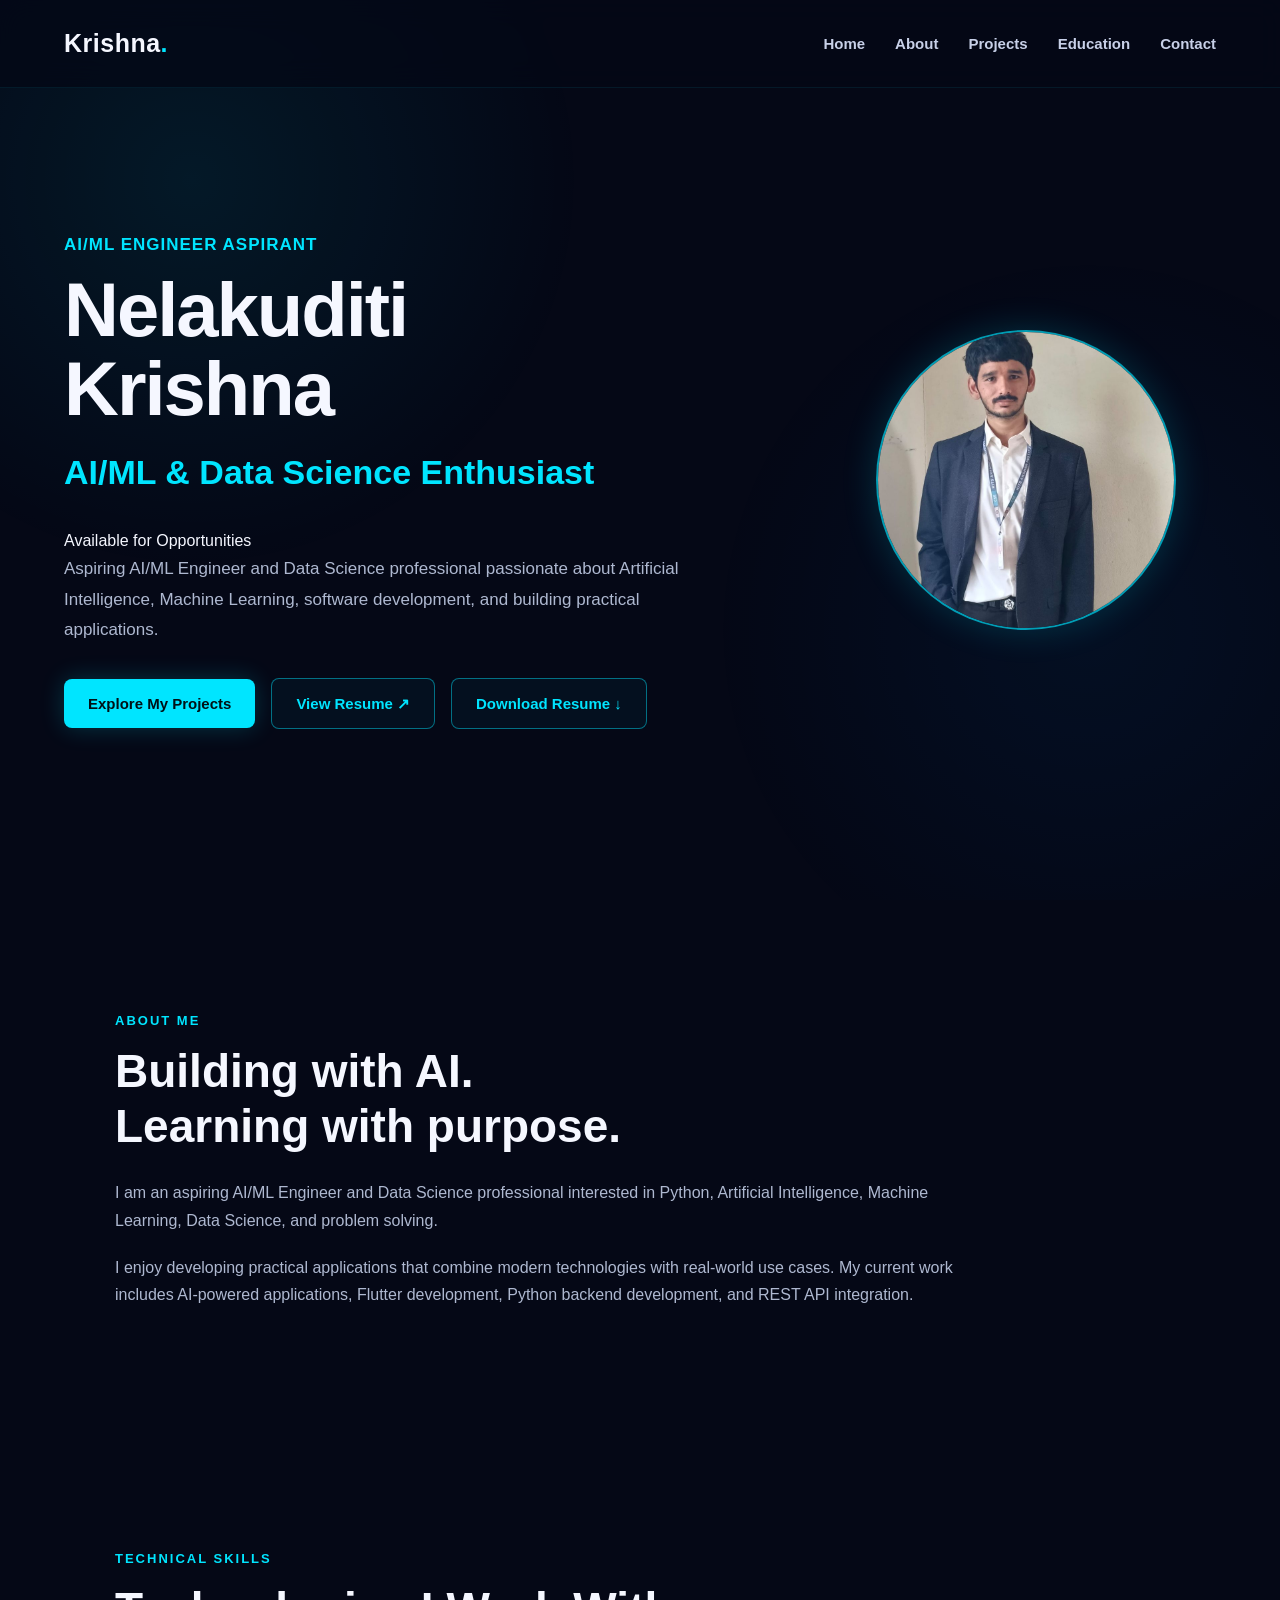
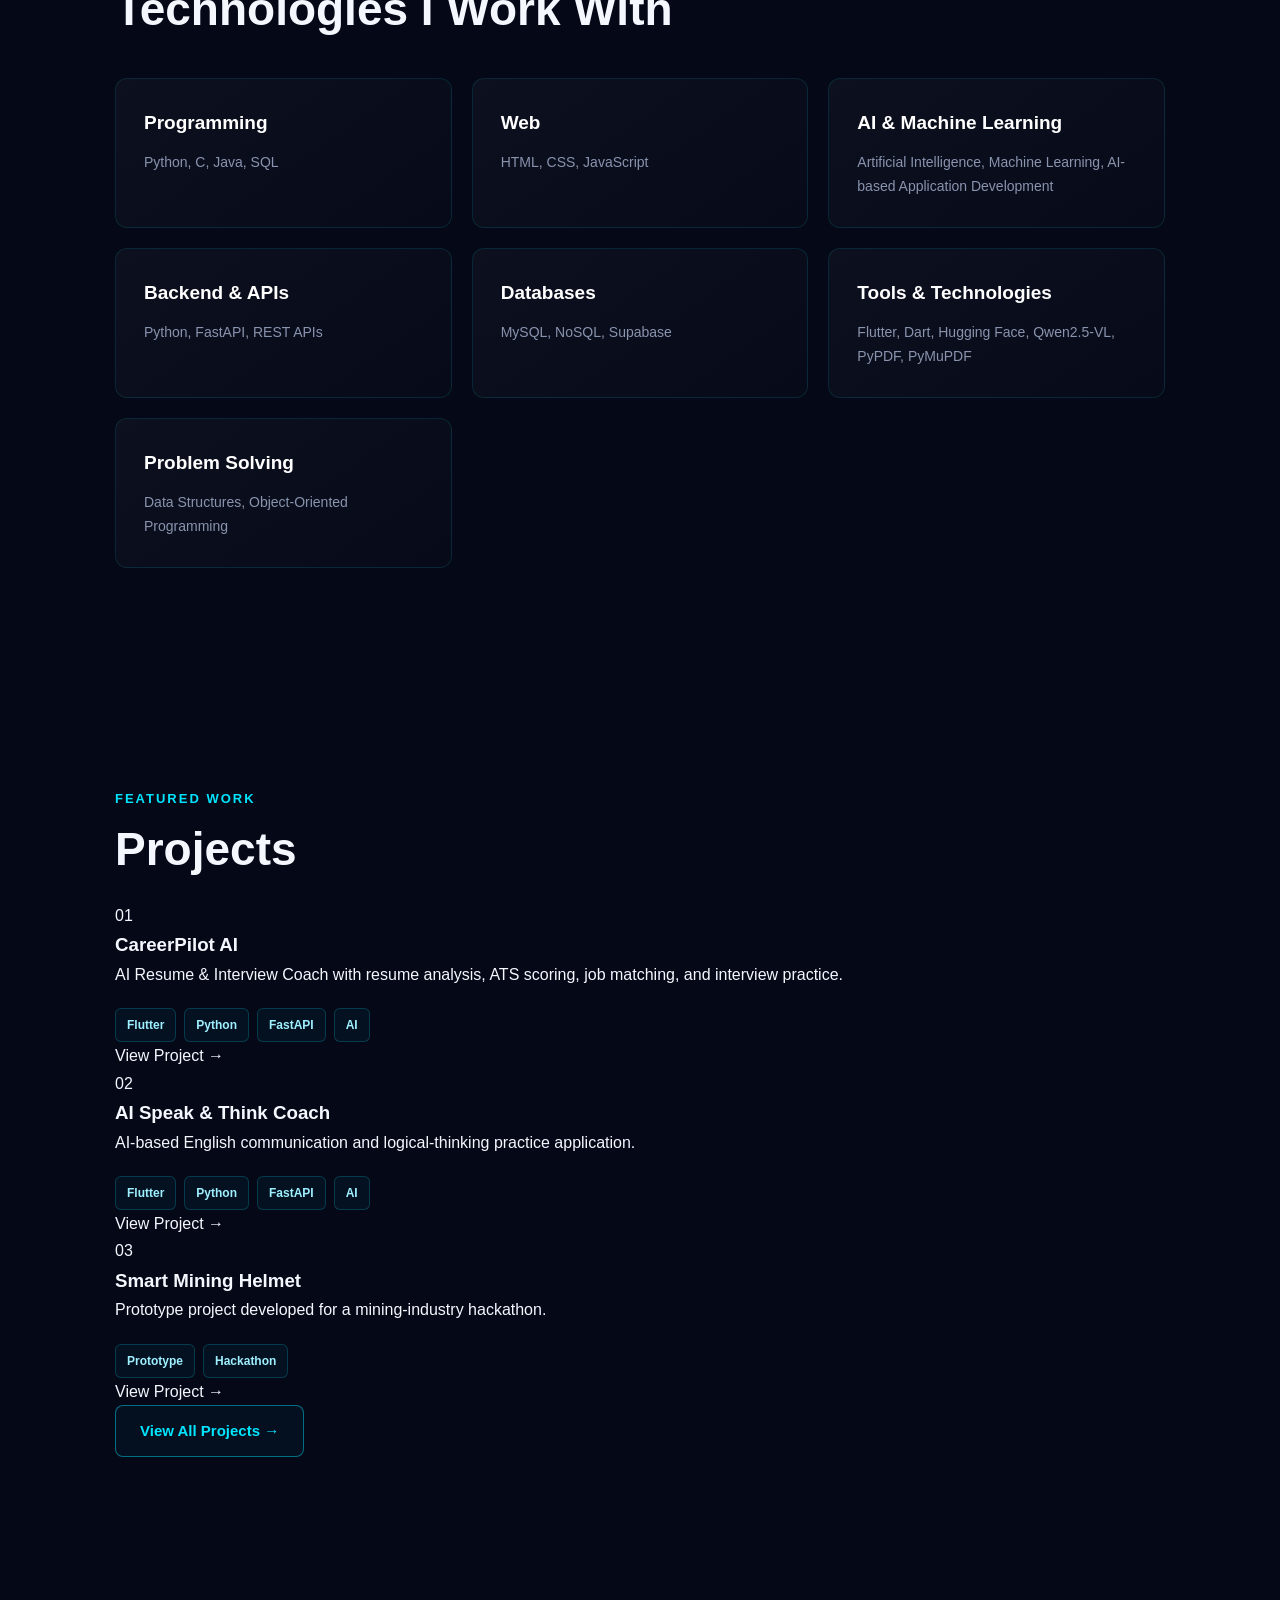
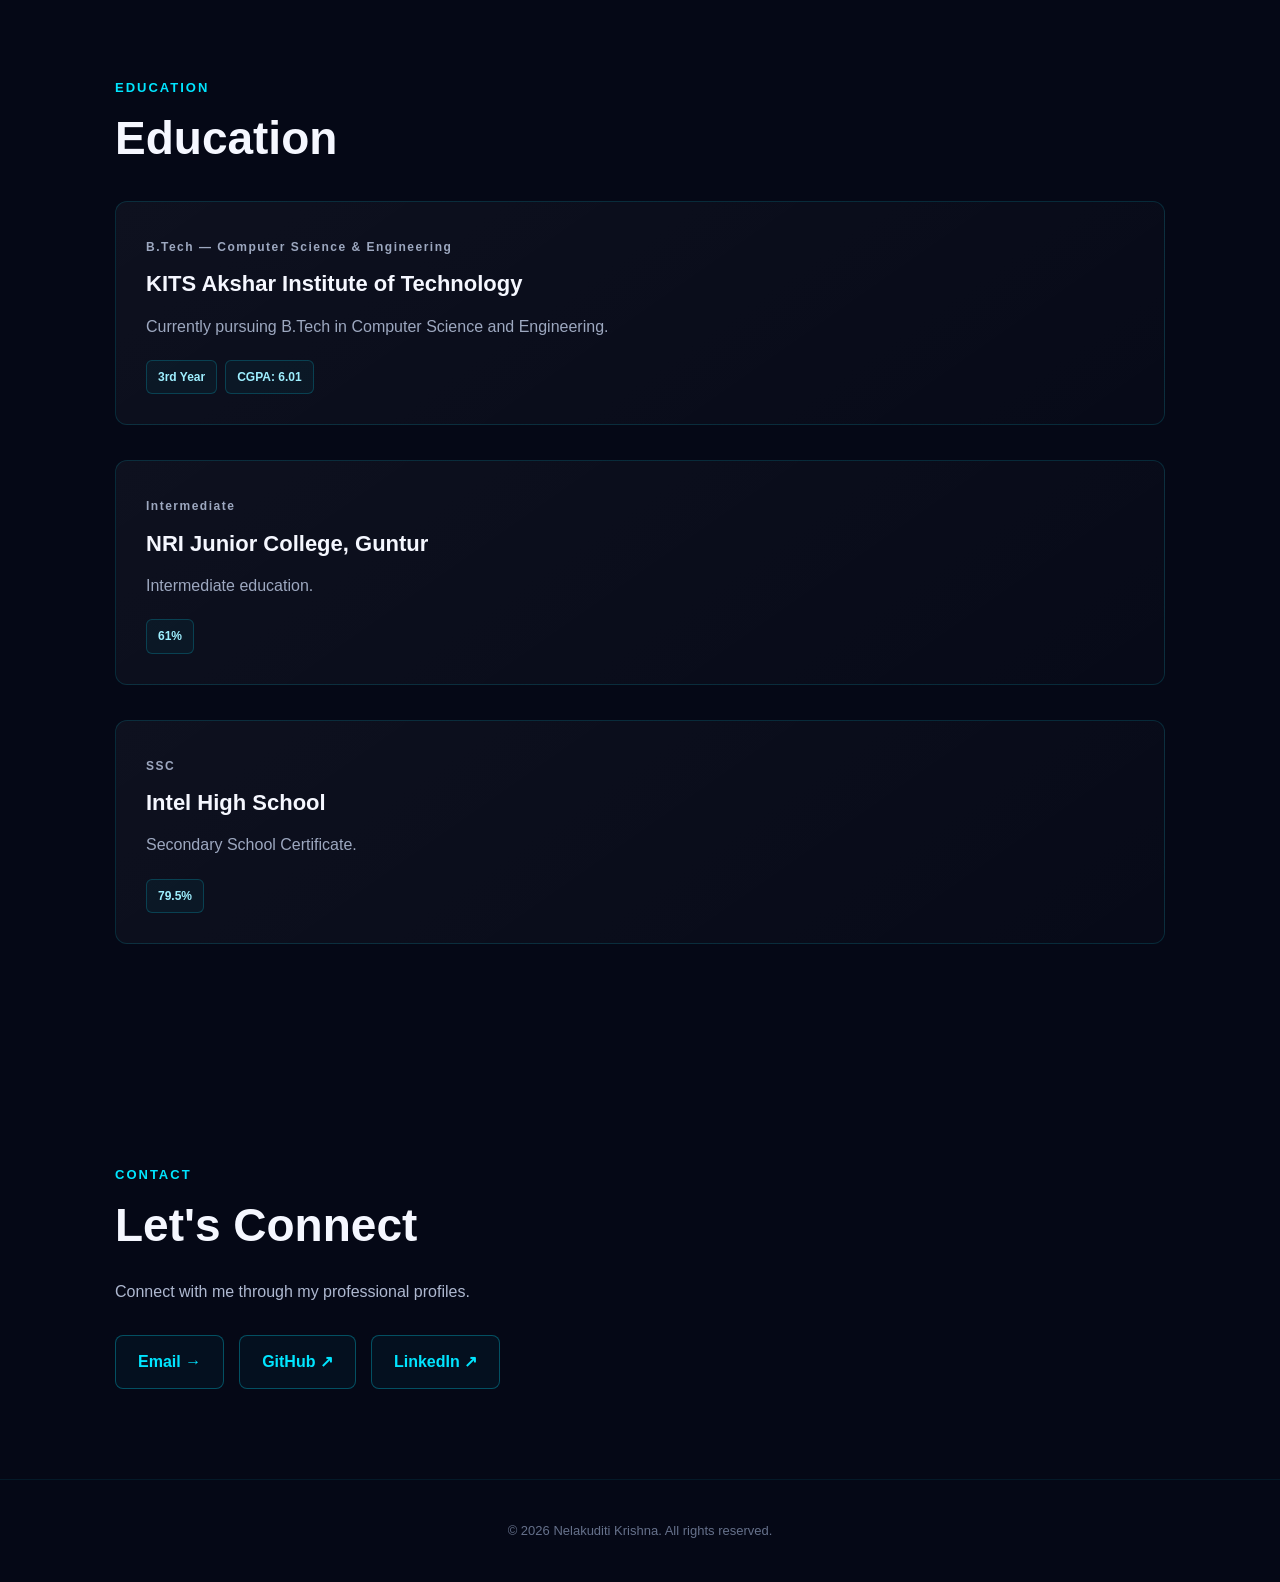
<file: KrishnaPortfolio/index.html>
<!DOCTYPE html>
<html lang="en">

<head>

    <meta charset="UTF-8">

    <meta
        name="viewport"
        content="width=device-width, initial-scale=1.0"
    >

    <title>
        Nelakuditi Krishna | AI/ML Engineer Aspirant
    </title>

    <link
        rel="stylesheet"
        href="style.css"
    >

</head>


<body>


<!-- =========================
     NAVBAR
========================= -->

<header class="navbar">

    <div class="nav-container">

        <a
            href="index.html"
            class="logo"
        >
            Krishna<span>.</span>
        </a>


        <nav>

            <a href="#home">
                Home
            </a>

            <a href="#about">
                About
            </a>

            <a href="projects.html">
                Projects
            </a>

            <a href="#education">
                Education
            </a>

            <a href="#contact">
                Contact
            </a>

        </nav>

    </div>

</header>



<!-- =========================
     HERO
========================= -->

<section
    class="hero"
    id="home"
>

    <div class="hero-content">


        <!-- LEFT SIDE -->

        <div class="hero-main">


            <p class="hero-small-text">
                AI/ML ENGINEER ASPIRANT
            </p>


            <h1>

                Nelakuditi<br>

                <span>
                    Krishna
                </span>

            </h1>


            <h2>
                AI/ML & Data Science Enthusiast
            </h2>


            <!-- AVAILABILITY STATUS -->

            <div class="availability-status">

                <span class="status-dot"></span>

                Available for Opportunities

            </div>


            <p class="hero-description">

                Aspiring AI/ML Engineer and Data Science professional
                passionate about Artificial Intelligence, Machine Learning,
                software development, and building practical applications.

            </p>



            <!-- BUTTONS -->

            <div class="hero-buttons">


                <a
                    href="projects.html"
                    class="btn primary-btn"
                >
                    Explore My Projects
                </a>


                <a
                    href="Krishna_Resume.pdf"
                    class="btn secondary-btn"
                    target="_blank"
                    rel="noopener noreferrer"
                >
                    View Resume ↗
                </a>


                <a
                    href="Krishna_Resume.pdf"
                    class="btn secondary-btn"
                    download="Krishna_Resume.pdf"
                >
                    Download Resume ↓
                </a>


            </div>


        </div>



        <!-- RIGHT SIDE PROFILE -->

        <div class="profile-container">


            <div
                class="profile-circle"
                id="profileCircle"
            >


                <img
                    id="profileImage"
                    src="images/profile.jpg"
                    alt="Krishna Profile Photo"
                >


            </div>


        </div>


    </div>

</section>



<!-- =========================
     ABOUT
========================= -->

<section
    class="section"
    id="about"
>

    <div class="section-container">


        <p class="section-label">
            ABOUT ME
        </p>


        <h2 class="section-title">

            Building with AI.<br>

            Learning with purpose.

        </h2>


        <p class="section-text">

            I am an aspiring AI/ML Engineer and Data Science
            professional interested in Python, Artificial Intelligence,
            Machine Learning, Data Science, and problem solving.

        </p>


        <p class="section-text">

            I enjoy developing practical applications that combine
            modern technologies with real-world use cases. My current
            work includes AI-powered applications, Flutter development,
            Python backend development, and REST API integration.

        </p>


    </div>

</section>



<!-- =========================
     TECHNICAL SKILLS
========================= -->

<section class="section">

    <div class="section-container">


        <p class="section-label">
            TECHNICAL SKILLS
        </p>


        <h2 class="section-title">
            Technologies I Work With
        </h2>



        <div class="skills-grid">


            <!-- PROGRAMMING -->

            <div class="skill-card">

                <h3>
                    Programming
                </h3>

                <p>
                    Python, C, Java, SQL
                </p>

            </div>



            <!-- WEB -->

            <div class="skill-card">

                <h3>
                    Web
                </h3>

                <p>
                    HTML, CSS, JavaScript
                </p>

            </div>



            <!-- AI -->

            <div class="skill-card">

                <h3>
                    AI & Machine Learning
                </h3>

                <p>
                    Artificial Intelligence,
                    Machine Learning,
                    AI-based Application Development
                </p>

            </div>



            <!-- BACKEND -->

            <div class="skill-card">

                <h3>
                    Backend & APIs
                </h3>

                <p>
                    Python, FastAPI, REST APIs
                </p>

            </div>



            <!-- DATABASE -->

            <div class="skill-card">

                <h3>
                    Databases
                </h3>

                <p>
                    MySQL, NoSQL, Supabase
                </p>

            </div>



            <!-- TOOLS -->

            <div class="skill-card">

                <h3>
                    Tools & Technologies
                </h3>

                <p>
                    Flutter, Dart, Hugging Face,
                    Qwen2.5-VL, PyPDF, PyMuPDF
                </p>

            </div>



            <!-- PROBLEM SOLVING -->

            <div class="skill-card">

                <h3>
                    Problem Solving
                </h3>

                <p>
                    Data Structures,
                    Object-Oriented Programming
                </p>

            </div>


        </div>


    </div>

</section>



<!-- =========================
     FEATURED PROJECTS
========================= -->

<section class="section">

    <div class="section-container">


        <p class="section-label">
            FEATURED WORK
        </p>


        <h2 class="section-title">
            Projects
        </h2>



        <div class="projects-grid">


            <!-- PROJECT 01 -->

            <article class="project-card">


                <span class="project-number">
                    01
                </span>


                <h3>
                    CareerPilot AI
                </h3>


                <p>

                    AI Resume & Interview Coach with
                    resume analysis, ATS scoring,
                    job matching, and interview practice.

                </p>


                <div class="project-tags">

                    <span>
                        Flutter
                    </span>

                    <span>
                        Python
                    </span>

                    <span>
                        FastAPI
                    </span>

                    <span>
                        AI
                    </span>

                </div>


                <a
                    href="projects.html"
                    class="project-link"
                >
                    View Project →
                </a>


            </article>



            <!-- PROJECT 02 -->

            <article class="project-card">


                <span class="project-number">
                    02
                </span>


                <h3>
                    AI Speak & Think Coach
                </h3>


                <p>

                    AI-based English communication
                    and logical-thinking practice
                    application.

                </p>


                <div class="project-tags">

                    <span>
                        Flutter
                    </span>

                    <span>
                        Python
                    </span>

                    <span>
                        FastAPI
                    </span>

                    <span>
                        AI
                    </span>

                </div>


                <a
                    href="projects.html"
                    class="project-link"
                >
                    View Project →
                </a>


            </article>



            <!-- PROJECT 03 -->

            <article class="project-card">


                <span class="project-number">
                    03
                </span>


                <h3>
                    Smart Mining Helmet
                </h3>


                <p>

                    Prototype project developed
                    for a mining-industry hackathon.

                </p>


                <div class="project-tags">

                    <span>
                        Prototype
                    </span>

                    <span>
                        Hackathon
                    </span>

                </div>


                <a
                    href="projects.html"
                    class="project-link"
                >
                    View Project →
                </a>


            </article>


        </div>



        <!-- VIEW ALL -->

        <div class="hero-buttons">

            <a
                href="projects.html"
                class="btn secondary-btn"
            >
                View All Projects →
            </a>

        </div>


    </div>

</section>



<!-- =========================
     EDUCATION
========================= -->

<section
    class="section"
    id="education"
>

    <div class="section-container">


        <p class="section-label">
            EDUCATION
        </p>


        <h2 class="section-title">
            Education
        </h2>



        <!-- BTECH -->

        <div class="education-card">


            <p class="project-category">
                B.Tech — Computer Science & Engineering
            </p>


            <h3>
                KITS Akshar Institute of Technology
            </h3>


            <p>

                Currently pursuing B.Tech in
                Computer Science and Engineering.

            </p>


            <div class="project-tags">

                <span>
                    3rd Year
                </span>

                <span>
                    CGPA: 6.01
                </span>

            </div>


        </div>



        <!-- INTERMEDIATE -->

        <div class="education-card">


            <p class="project-category">
                Intermediate
            </p>


            <h3>
                NRI Junior College, Guntur
            </h3>


            <p>
                Intermediate education.
            </p>


            <div class="project-tags">

                <span>
                    61%
                </span>

            </div>


        </div>



        <!-- SSC -->

        <div class="education-card">


            <p class="project-category">
                SSC
            </p>


            <h3>
                Intel High School
            </h3>


            <p>
                Secondary School Certificate.
            </p>


            <div class="project-tags">

                <span>
                    79.5%
                </span>

            </div>


        </div>


    </div>

</section>



<!-- =========================
     CONTACT
========================= -->

<section
    class="section contact-section"
    id="contact"
>

    <div class="section-container">


        <p class="section-label">
            CONTACT
        </p>


        <h2 class="section-title">
            Let's Connect
        </h2>


        <p class="section-text">

            Connect with me through
            my professional profiles.

        </p>



        <div class="contact-links">


            <!-- EMAIL -->

            <a
                href="mailto:238B1a05a3@gmail.com"
                class="contact-link"
            >

                <span>
                    Email
                </span>

                <span>
                    →
                </span>

            </a>



            <!-- GITHUB -->

            <a
                href="https://github.com/krishnaNelakuditi"
                target="_blank"
                rel="noopener noreferrer"
                class="contact-link"
            >

                <span>
                    GitHub
                </span>

                <span>
                    ↗
                </span>

            </a>



            <!-- LINKEDIN -->

            <a
                href="https://www.linkedin.com/in/krishna-nelakuditi-017b13437/"
                target="_blank"
                rel="noopener noreferrer"
                class="contact-link"
            >

                <span>
                    LinkedIn
                </span>

                <span>
                    ↗
                </span>

            </a>


        </div>


    </div>

</section>



<!-- =========================
     FOOTER
========================= -->

<footer>

    <p>
        © 2026 Nelakuditi Krishna. All rights reserved.
    </p>

</footer>



<!-- =========================
     JAVASCRIPT
========================= -->

<script src="script.js"></script>


</body>

</html>
</file>
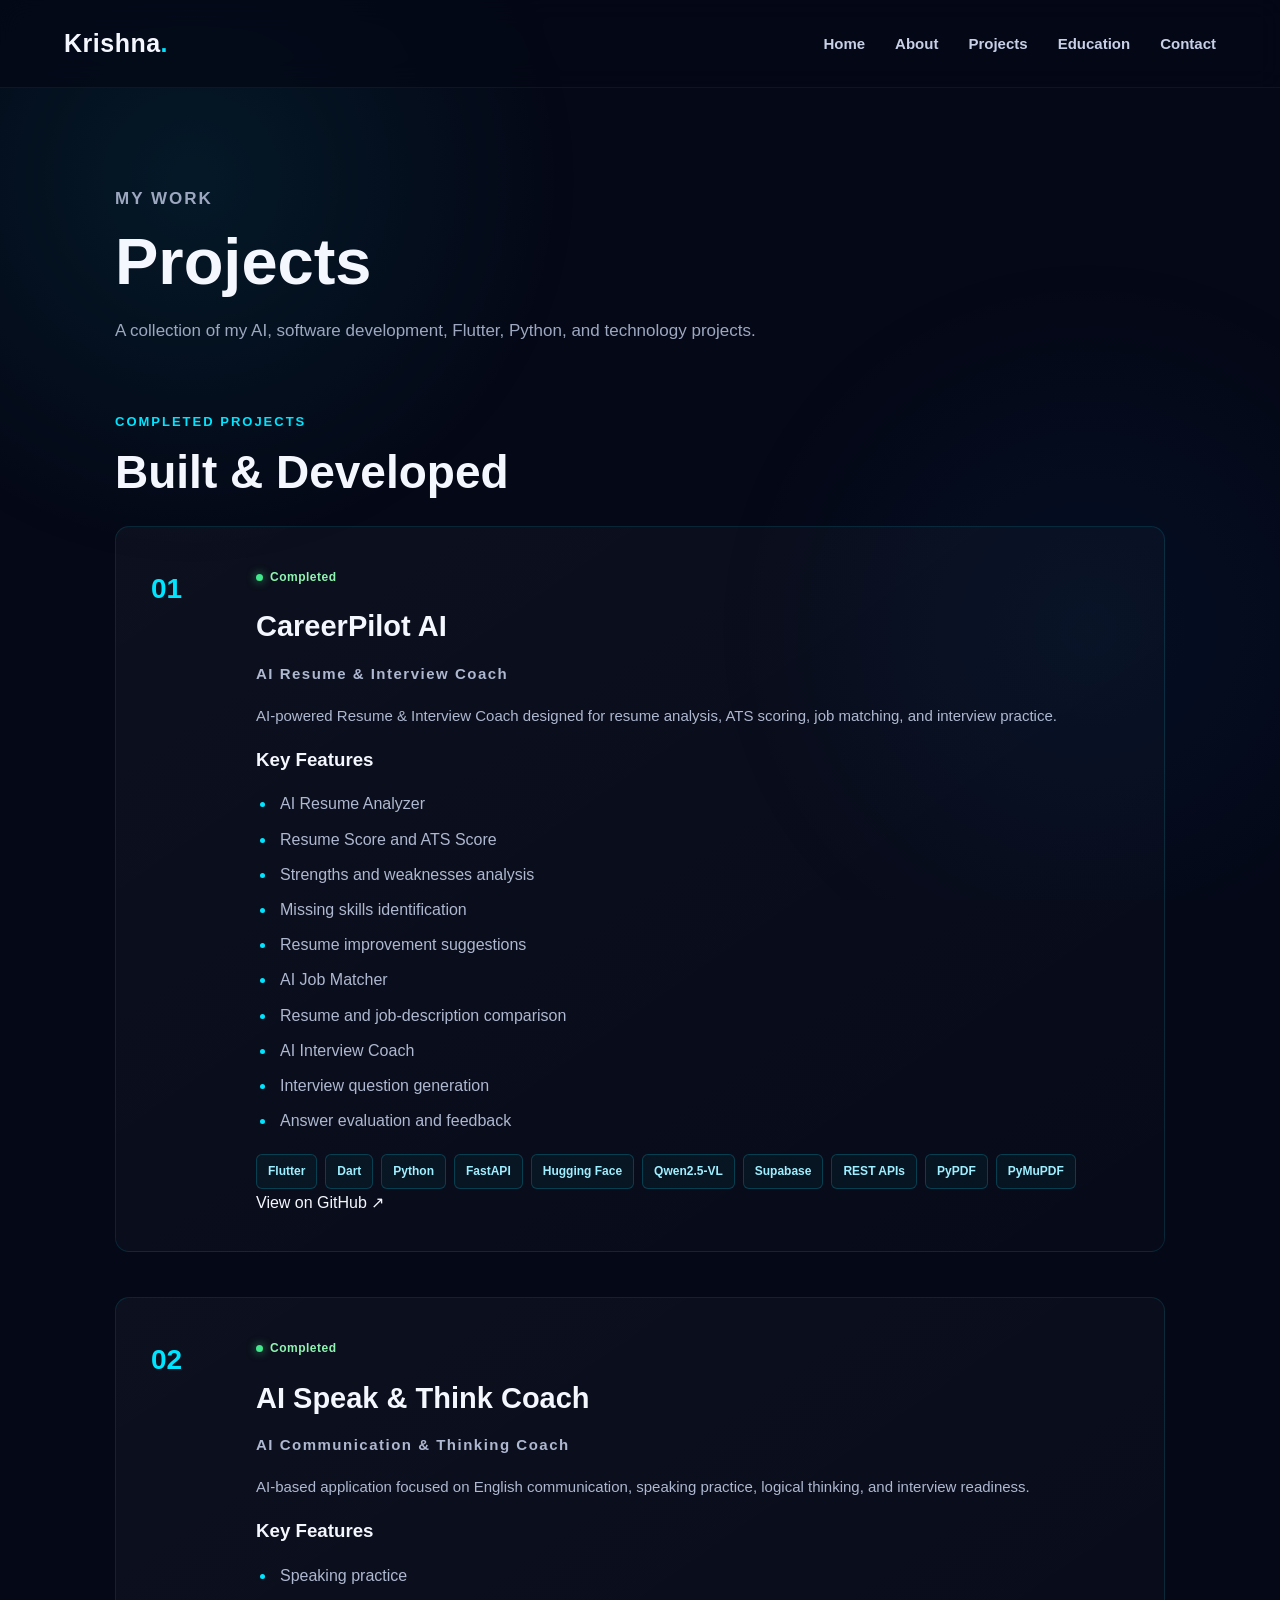
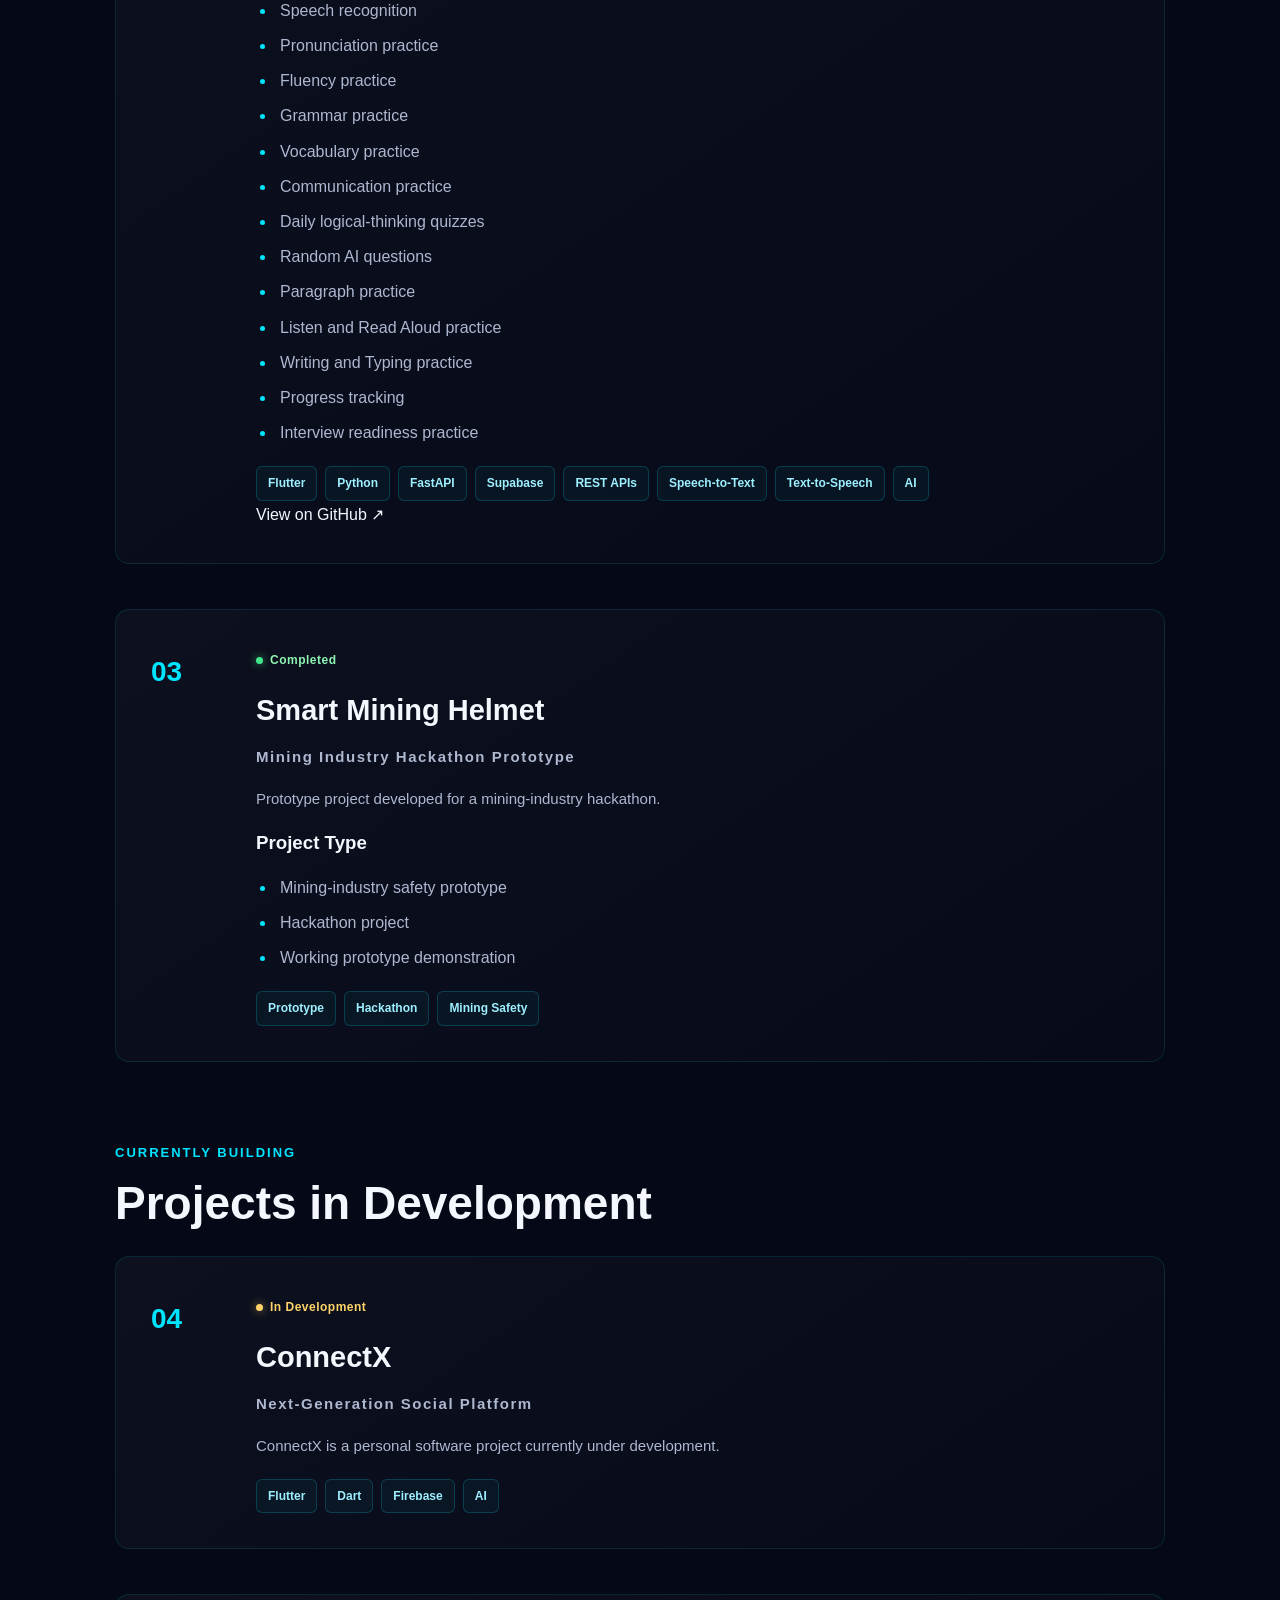
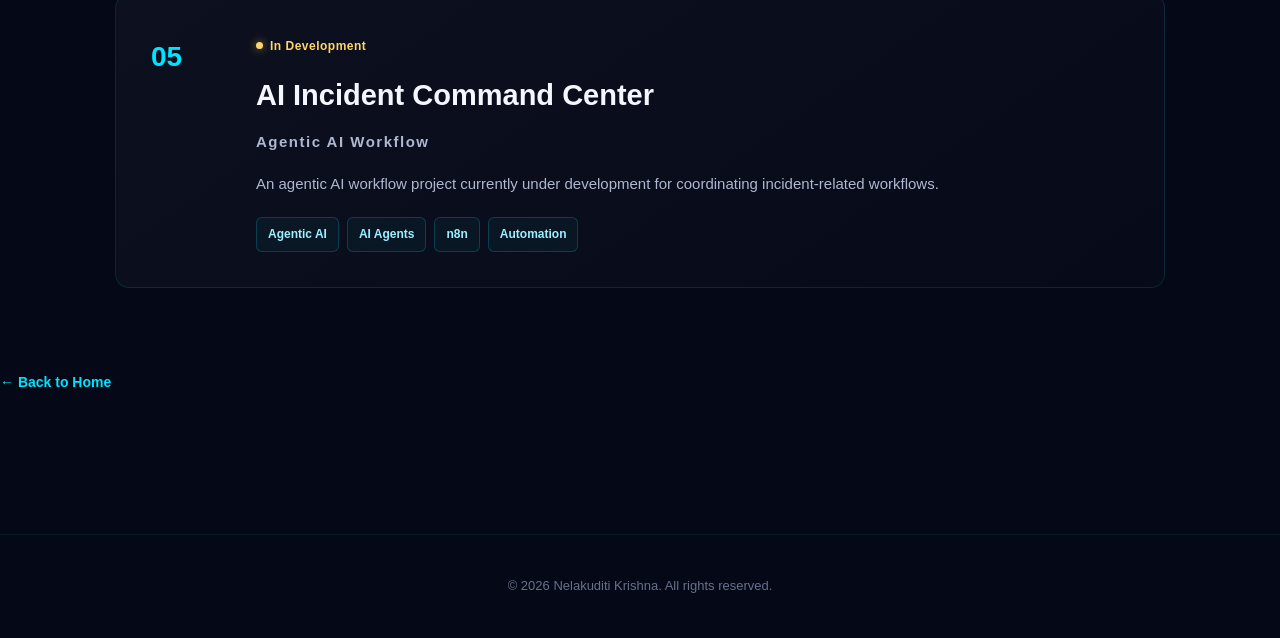
<file: KrishnaPortfolio/projects.html>
<!DOCTYPE html>
<html lang="en">

<head>

    <meta charset="UTF-8">

    <meta
        name="viewport"
        content="width=device-width, initial-scale=1.0"
    >

    <title>
        Projects | Nelakuditi Krishna
    </title>

    <link
        rel="stylesheet"
        href="style.css"
    >

</head>


<body>


<!-- =========================
     NAVBAR
========================= -->

<header class="navbar">

    <div class="nav-container">

        <a
            href="index.html"
            class="logo"
        >
            Krishna<span>.</span>
        </a>


        <nav>

            <a href="index.html#home">
                Home
            </a>

            <a href="index.html#about">
                About
            </a>

            <a href="projects.html">
                Projects
            </a>

            <a href="index.html#education">
                Education
            </a>

            <a href="index.html#contact">
                Contact
            </a>

        </nav>

    </div>

</header>



<!-- =========================
     PROJECTS PAGE
========================= -->

<main class="projects-page">


    <!-- =========================
         PROJECT PAGE HEADER
    ========================== -->

    <div class="projects-page-header">

        <p class="section-label">
            MY WORK
        </p>


        <h1>
            Projects
        </h1>


        <p>

            A collection of my AI, software development,
            Flutter, Python, and technology projects.

        </p>

    </div>



    <!-- =========================
         COMPLETED PROJECTS
    ========================== -->

    <section>

        <div class="section-container">


            <p class="section-label">
                COMPLETED PROJECTS
            </p>


            <h2 class="section-title">
                Built & Developed
            </h2>



            <!-- =========================
                 PROJECT 01
            ========================== -->

            <article class="project-detail">


                <div class="project-detail-number">
                    01
                </div>


                <div class="project-detail-content">


                    <span class="project-status">
                        Completed
                    </span>


                    <h2>
                        CareerPilot AI
                    </h2>


                    <p class="project-category">
                        AI Resume & Interview Coach
                    </p>


                    <p>

                        AI-powered Resume & Interview Coach
                        designed for resume analysis, ATS scoring,
                        job matching, and interview practice.

                    </p>


                    <h3>
                        Key Features
                    </h3>


                    <ul>

                        <li>
                            AI Resume Analyzer
                        </li>

                        <li>
                            Resume Score and ATS Score
                        </li>

                        <li>
                            Strengths and weaknesses analysis
                        </li>

                        <li>
                            Missing skills identification
                        </li>

                        <li>
                            Resume improvement suggestions
                        </li>

                        <li>
                            AI Job Matcher
                        </li>

                        <li>
                            Resume and job-description comparison
                        </li>

                        <li>
                            AI Interview Coach
                        </li>

                        <li>
                            Interview question generation
                        </li>

                        <li>
                            Answer evaluation and feedback
                        </li>

                    </ul>


                    <div class="project-tags">

                        <span>
                            Flutter
                        </span>

                        <span>
                            Dart
                        </span>

                        <span>
                            Python
                        </span>

                        <span>
                            FastAPI
                        </span>

                        <span>
                            Hugging Face
                        </span>

                        <span>
                            Qwen2.5-VL
                        </span>

                        <span>
                            Supabase
                        </span>

                        <span>
                            REST APIs
                        </span>

                        <span>
                            PyPDF
                        </span>

                        <span>
                            PyMuPDF
                        </span>

                    </div>


                    <a
                        href="https://github.com/krishnaNelakuditi/careerpilot-ai"
                        target="_blank"
                        rel="noopener noreferrer"
                        class="project-link"
                    >
                        View on GitHub ↗
                    </a>


                </div>

            </article>



            <!-- =========================
                 PROJECT 02
            ========================== -->

            <article class="project-detail">


                <div class="project-detail-number">
                    02
                </div>


                <div class="project-detail-content">


                    <span class="project-status">
                        Completed
                    </span>


                    <h2>
                        AI Speak & Think Coach
                    </h2>


                    <p class="project-category">
                        AI Communication & Thinking Coach
                    </p>


                    <p>

                        AI-based application focused on English
                        communication, speaking practice,
                        logical thinking, and interview readiness.

                    </p>


                    <h3>
                        Key Features
                    </h3>


                    <ul>

                        <li>
                            Speaking practice
                        </li>

                        <li>
                            Speech recognition
                        </li>

                        <li>
                            Pronunciation practice
                        </li>

                        <li>
                            Fluency practice
                        </li>

                        <li>
                            Grammar practice
                        </li>

                        <li>
                            Vocabulary practice
                        </li>

                        <li>
                            Communication practice
                        </li>

                        <li>
                            Daily logical-thinking quizzes
                        </li>

                        <li>
                            Random AI questions
                        </li>

                        <li>
                            Paragraph practice
                        </li>

                        <li>
                            Listen and Read Aloud practice
                        </li>

                        <li>
                            Writing and Typing practice
                        </li>

                        <li>
                            Progress tracking
                        </li>

                        <li>
                            Interview readiness practice
                        </li>

                    </ul>


                    <div class="project-tags">

                        <span>
                            Flutter
                        </span>

                        <span>
                            Python
                        </span>

                        <span>
                            FastAPI
                        </span>

                        <span>
                            Supabase
                        </span>

                        <span>
                            REST APIs
                        </span>

                        <span>
                            Speech-to-Text
                        </span>

                        <span>
                            Text-to-Speech
                        </span>

                        <span>
                            AI
                        </span>

                    </div>


                    <a
                        href="https://github.com/krishnaNelakuditi/ai-speak-think-coach"
                        target="_blank"
                        rel="noopener noreferrer"
                        class="project-link"
                    >
                        View on GitHub ↗
                    </a>


                </div>

            </article>



            <!-- =========================
                 PROJECT 03
            ========================== -->

            <article class="project-detail">


                <div class="project-detail-number">
                    03
                </div>


                <div class="project-detail-content">


                    <span class="project-status">
                        Completed
                    </span>


                    <h2>
                        Smart Mining Helmet
                    </h2>


                    <p class="project-category">
                        Mining Industry Hackathon Prototype
                    </p>


                    <p>

                        Prototype project developed for a
                        mining-industry hackathon.

                    </p>


                    <h3>
                        Project Type
                    </h3>


                    <ul>

                        <li>
                            Mining-industry safety prototype
                        </li>

                        <li>
                            Hackathon project
                        </li>

                        <li>
                            Working prototype demonstration
                        </li>

                    </ul>


                    <div class="project-tags">

                        <span>
                            Prototype
                        </span>

                        <span>
                            Hackathon
                        </span>

                        <span>
                            Mining Safety
                        </span>

                    </div>


                </div>

            </article>


        </div>

    </section>



    <!-- =========================
         PROJECTS IN DEVELOPMENT
    ========================== -->

    <section>

        <div class="section-container">


            <p class="section-label">
                CURRENTLY BUILDING
            </p>


            <h2 class="section-title">
                Projects in Development
            </h2>



            <!-- =========================
                 CONNECTX
            ========================== -->

            <article class="project-detail">


                <div class="project-detail-number">
                    04
                </div>


                <div class="project-detail-content">


                    <span class="project-status development">
                        In Development
                    </span>


                    <h2>
                        ConnectX
                    </h2>


                    <p class="project-category">
                        Next-Generation Social Platform
                    </p>


                    <p>

                        ConnectX is a personal software project
                        currently under development.

                    </p>


                    <div class="project-tags">

                        <span>
                            Flutter
                        </span>

                        <span>
                            Dart
                        </span>

                        <span>
                            Firebase
                        </span>

                        <span>
                            AI
                        </span>

                    </div>


                </div>

            </article>



            <!-- =========================
                 AI INCIDENT COMMAND CENTER
            ========================== -->

            <article class="project-detail">


                <div class="project-detail-number">
                    05
                </div>


                <div class="project-detail-content">


                    <span class="project-status development">
                        In Development
                    </span>


                    <h2>
                        AI Incident Command Center
                    </h2>


                    <p class="project-category">
                        Agentic AI Workflow
                    </p>


                    <p>

                        An agentic AI workflow project currently
                        under development for coordinating
                        incident-related workflows.

                    </p>


                    <div class="project-tags">

                        <span>
                            Agentic AI
                        </span>

                        <span>
                            AI Agents
                        </span>

                        <span>
                            n8n
                        </span>

                        <span>
                            Automation
                        </span>

                    </div>


                </div>

            </article>


        </div>

    </section>



    <!-- =========================
         BACK HOME
    ========================== -->

    <div class="back-home">

        <a
            href="index.html"
            class="project-link"
        >
            ← Back to Home
        </a>

    </div>


</main>



<!-- =========================
     FOOTER
========================= -->

<footer>

    <p>
        © 2026 Nelakuditi Krishna. All rights reserved.
    </p>

</footer>



<script src="script.js"></script>


</body>

</html>
</file>
<file: KrishnaPortfolio/style.css>
/* =========================================================
   KRISHNA NELAKUDITI PORTFOLIO
   ORIGINAL DARK FUTURISTIC DESIGN
   ========================================================= */


/* =========================
   GLOBAL
   ========================= */

* {
    margin: 0;
    padding: 0;
    box-sizing: border-box;
}

html {
    scroll-behavior: smooth;
}

body {
    font-family: Arial, Helvetica, sans-serif;
    background: #050816;
    color: #f5f7ff;
    line-height: 1.7;
    overflow-x: hidden;
}

body::before {
    content: "";
    position: fixed;
    inset: 0;
    pointer-events: none;

    background:
        radial-gradient(
            circle at 15% 20%,
            rgba(0, 229, 255, 0.08),
            transparent 30%
        ),
        radial-gradient(
            circle at 85% 70%,
            rgba(0, 140, 255, 0.06),
            transparent 30%
        );

    z-index: -1;
}

a {
    color: inherit;
    text-decoration: none;
}

button,
input {
    font-family: inherit;
}


/* =========================
   NAVBAR
   ========================= */

.navbar {
    position: fixed;
    top: 0;
    left: 0;

    width: 100%;

    z-index: 1000;

    padding: 22px 0;

    background: rgba(5, 8, 22, 0.78);

    backdrop-filter: blur(14px);

    border-bottom: 1px solid rgba(0, 229, 255, 0.08);

    transition: 0.3s ease;
}

.navbar.scrolled {
    padding: 15px 0;

    background: rgba(5, 8, 22, 0.95);

    border-bottom-color: rgba(0, 229, 255, 0.18);
}

.nav-container {
    width: min(1180px, 90%);

    margin: auto;

    display: flex;

    align-items: center;

    justify-content: space-between;

    gap: 30px;
}

.logo {
    font-size: 25px;

    font-weight: 800;

    letter-spacing: 0.5px;
}

.logo span {
    color: #00e5ff;
}

nav {
    display: flex;

    align-items: center;

    gap: 30px;
}

nav a {
    color: #c8d0e8;

    font-size: 15px;

    font-weight: 600;

    transition: 0.3s ease;
}

nav a:hover {
    color: #00e5ff;
}


/* =========================
   HERO
   ========================= */

.hero {
    min-height: 100vh;

    width: min(1180px, 90%);

    margin: auto;

    padding-top: 140px;

    padding-bottom: 80px;

    display: flex;

    align-items: center;
}

.hero-content {
    width: 100%;

    display: grid;

    grid-template-columns: minmax(0, 1fr) 380px;

    align-items: center;

    gap: 70px;
}

.hero-main {
    min-width: 0;
}

.profile-container {
    width: 380px;

    justify-self: end;
}

.hero-small-text {
    color: #00e5ff;

    font-size: 17px;

    font-weight: 700;

    margin-bottom: 10px;

    letter-spacing: 1px;
}

.hero h1 {
    font-size: clamp(42px, 6vw, 76px);

    line-height: 1.05;

    margin-bottom: 15px;

    letter-spacing: -2px;
}

.hero h2 {
    font-size: clamp(22px, 3vw, 34px);

    color: #00e5ff;

    margin-bottom: 25px;
}

.hero-description {
    max-width: 650px;

    color: #aeb8d0;

    font-size: 17px;

    line-height: 1.8;

    margin-bottom: 32px;
}

.hero-buttons {
    display: flex;

    align-items: center;

    gap: 16px;

    flex-wrap: wrap;
}


/* =========================
   BUTTONS
   ========================= */

.btn {
    display: inline-flex;

    align-items: center;

    justify-content: center;

    min-height: 48px;

    padding: 12px 24px;

    border-radius: 8px;

    font-size: 15px;

    font-weight: 700;

    transition:
        transform 0.25s ease,
        box-shadow 0.25s ease,
        background 0.25s ease,
        border-color 0.25s ease;
}

.btn:hover {
    transform: translateY(-3px);
}

.primary-btn {
    color: #001116;

    background: #00e5ff;

    box-shadow: 0 0 25px rgba(0, 229, 255, 0.2);
}

.primary-btn:hover {
    box-shadow: 0 0 35px rgba(0, 229, 255, 0.4);
}

.secondary-btn {
    color: #00e5ff;

    border: 1px solid rgba(0, 229, 255, 0.45);

    background: rgba(0, 229, 255, 0.04);
}

.secondary-btn:hover {
    background: rgba(0, 229, 255, 0.1);

    border-color: #00e5ff;
}


/* =========================
   PROFILE
   ========================= */

.profile-container {
    display: flex;

    flex-direction: column;

    align-items: center;

    justify-content: center;
}

.profile-circle {
    width: 300px;

    height: 300px;

    border-radius: 50%;

    display: flex;

    align-items: center;

    justify-content: center;

    position: relative;

    overflow: hidden;

    background:
        radial-gradient(
            circle,
            rgba(0, 229, 255, 0.15),
            rgba(0, 229, 255, 0.03)
        );

    border: 2px solid rgba(0, 229, 255, 0.65);

    box-shadow:
        0 0 35px rgba(0, 229, 255, 0.18),
        inset 0 0 35px rgba(0, 229, 255, 0.08);
}

#profileInitials {
    font-size: 72px;

    font-weight: 800;

    color: #00e5ff;

    text-shadow:
        0 0 25px rgba(0, 229, 255, 0.5);
}

#profileImage {
    position: absolute;

    inset: 0;

    width: 100%;

    height: 100%;

    object-fit: cover;

    display: block;
}

.upload-photo-btn {
    margin-top: 22px;

    padding: 10px 20px;

    border-radius: 7px;

    border: 1px solid rgba(0, 229, 255, 0.45);

    color: #00e5ff;

    background: rgba(0, 229, 255, 0.05);

    font-size: 14px;

    font-weight: 700;

    cursor: pointer;

    transition: 0.3s ease;
}

.upload-photo-btn:hover {
    background: rgba(0, 229, 255, 0.12);

    border-color: #00e5ff;

    transform: translateY(-2px);
}

.photo-hint {
    margin-top: 8px;

    color: #737e9b;

    font-size: 12px;
}


/* =========================
   SECTIONS
   ========================= */

.section {
    padding: 110px 0;
}

.section-container {
    width: min(1050px, 90%);

    margin: auto;
}

.section-label {
    color: #00e5ff;

    font-size: 13px;

    font-weight: 800;

    letter-spacing: 2px;

    margin-bottom: 12px;
}

.section-title {
    font-size: clamp(30px, 4vw, 46px);

    line-height: 1.2;

    margin-bottom: 25px;
}

.section-text {
    max-width: 850px;

    color: #aeb8d0;

    font-size: 16px;

    margin-bottom: 20px;
}


/* =========================
   SKILLS
   ========================= */

.skills-grid {
    display: grid;

    grid-template-columns: repeat(3, 1fr);

    gap: 20px;

    margin-top: 40px;
}

.skill-card {
    padding: 28px;

    min-height: 150px;

    border: 1px solid rgba(0, 229, 255, 0.12);

    border-radius: 12px;

    background:
        linear-gradient(
            145deg,
            rgba(255, 255, 255, 0.035),
            rgba(255, 255, 255, 0.012)
        );

    transition: 0.3s ease;
}

.skill-card:hover {
    transform: translateY(-5px);

    border-color: rgba(0, 229, 255, 0.42);

    box-shadow:
        0 12px 35px rgba(0, 0, 0, 0.25),
        0 0 20px rgba(0, 229, 255, 0.06);
}

.skill-card h3 {
    color: #ffffff;

    font-size: 19px;

    margin-bottom: 12px;
}

.skill-card p {
    color: #8994af;

    font-size: 14px;
}


/* =========================
   EDUCATION
   ========================= */

.education-card {
    margin-top: 35px;

    padding: 30px;

    border-radius: 12px;

    border: 1px solid rgba(0, 229, 255, 0.14);

    background:
        linear-gradient(
            145deg,
            rgba(255, 255, 255, 0.04),
            rgba(255, 255, 255, 0.012)
        );
}

.education-card h3 {
    font-size: 22px;

    margin-bottom: 10px;
}

.education-card p {
    color: #9da8c0;

    margin-bottom: 8px;
}


/* =========================
   CONTACT
   ========================= */

.contact-section {
    padding-bottom: 90px;
}

.contact-links {
    display: flex;

    gap: 15px;

    flex-wrap: wrap;

    margin-top: 30px;
}

.contact-link {
    padding: 12px 22px;

    border: 1px solid rgba(0, 229, 255, 0.3);

    border-radius: 8px;

    color: #00e5ff;

    background: rgba(0, 229, 255, 0.04);

    font-weight: 700;

    transition: 0.3s ease;
}

.contact-link:hover {
    background: rgba(0, 229, 255, 0.1);

    border-color: #00e5ff;

    transform: translateY(-3px);
}


/* =========================================================
   PROJECTS PAGE
   ========================================================= */

.projects-page {
    min-height: 100vh;

    padding-top: 130px;

    padding-bottom: 100px;

    width: 100%;

    overflow: hidden;
}


/* =========================
   PROJECT PAGE HEADER
   ========================= */

.projects-page-header {
    width: min(1050px, 90%);

    margin: auto;

    padding: 55px 0 65px;
}

.projects-page-header .section-label {
    margin-bottom: 12px;
}

.projects-page-header h1 {
    font-size: clamp(40px, 6vw, 65px);

    line-height: 1.1;

    margin-bottom: 20px;
}

.projects-page-header p {
    max-width: 750px;

    color: #9da8c0;

    font-size: 17px;
}


/* =========================================================
   IMPORTANT:
   PROJECT SECTION HEADINGS ALIGN WITH PROJECT CARDS
   ========================================================= */

.projects-page > section {
    width: min(1050px, 90%);

    margin-left: auto;

    margin-right: auto;

    margin-bottom: 80px;
}


/* If a section contains .section-container,
   make it use the same width instead of creating
   another offset. */

.projects-page > section > .section-container {
    width: 100%;

    margin-left: auto;

    margin-right: auto;
}


/* Completed / Prototype / Development headings */

.projects-page > section .section-label {
    margin-left: 0;

    padding-left: 0;
}

.projects-page > section .section-title {
    margin-left: 0;

    padding-left: 0;
}


/* =========================
   PROJECT DETAIL CARD
   ========================= */

.project-detail {
    width: 100%;

    margin: 0 auto 45px;

    display: grid;

    grid-template-columns: 80px 1fr;

    gap: 25px;

    padding: 35px;

    border-radius: 14px;

    border: 1px solid rgba(0, 229, 255, 0.12);

    background:
        linear-gradient(
            145deg,
            rgba(255, 255, 255, 0.035),
            rgba(255, 255, 255, 0.012)
        );

    transition: 0.3s ease;
}

.project-detail:hover {
    border-color: rgba(0, 229, 255, 0.3);

    box-shadow:
        0 18px 45px rgba(0, 0, 0, 0.25),
        0 0 25px rgba(0, 229, 255, 0.05);

    transform: translateY(-4px);
}

.project-detail-number {
    color: #00e5ff;

    font-size: 28px;

    font-weight: 800;

    padding-top: 3px;
}

.project-detail-content h2 {
    font-size: 29px;

    margin-bottom: 8px;
}

.project-category {
    display: inline-block;

    color: #00e5ff;

    font-size: 12px;

    font-weight: 800;

    letter-spacing: 1.5px;

    margin-bottom: 17px;
}

.project-detail-content p {
    color: #aeb8d0;

    font-size: 15px;

    line-height: 1.8;

    margin-bottom: 15px;
}


/* =========================
   PROJECT FEATURES
   ========================= */

.project-detail-content ul {
    margin: 15px 0 20px 20px;

    color: #aeb8d0;
}

.project-detail-content li {
    margin-bottom: 8px;

    padding-left: 4px;
}

.project-detail-content li::marker {
    color: #00e5ff;
}


/* =========================
   PROJECT TECHNOLOGY TAGS
   ========================= */

.project-tags {
    display: flex;

    flex-wrap: wrap;

    gap: 8px;

    margin-top: 20px;
}

.project-tags span {
    display: inline-block;

    padding: 6px 11px;

    border-radius: 6px;

    border: 1px solid rgba(0, 229, 255, 0.2);

    background: rgba(0, 229, 255, 0.045);

    color: #9eefff;

    font-size: 12px;

    font-weight: 600;
}


/* =========================
   PROJECT STATUS
   ========================= */

.project-status {
    display: inline-flex;

    align-items: center;

    gap: 7px;

    margin-bottom: 15px;

    color: #8ff5b2;

    font-size: 12px;

    font-weight: 700;

    letter-spacing: 0.5px;
}

.project-status::before {
    content: "";

    width: 7px;

    height: 7px;

    border-radius: 50%;

    background: #42e88b;

    box-shadow:
        0 0 10px rgba(66, 232, 139, 0.7);
}


/* =========================
   DEVELOPMENT STATUS
   ========================= */

.project-status.development {
    color: #ffd56a;
}

.project-status.development::before {
    background: #ffd56a;

    box-shadow:
        0 0 10px rgba(255, 213, 106, 0.6);
}


/* =========================
   BACK HOME
   ========================= */

.back-home {
    width: min(1050px, 90%);

    margin: 0 auto 40px;

    display: inline-flex;

    align-items: center;

    gap: 8px;

    color: #00e5ff;

    font-size: 14px;

    font-weight: 700;

    transition: 0.3s ease;
}

.back-home:hover {
    transform: translateX(-4px);
}


/* =========================
   FOOTER
   ========================= */

footer {
    padding: 35px 20px;

    text-align: center;

    border-top: 1px solid rgba(0, 229, 255, 0.08);

    color: #66718b;

    font-size: 13px;
}

footer p {
    margin: 5px 0;
}


/* =========================
   PAGE LOAD
   ========================= */

body {
    opacity: 1;
}

body.loaded {
    opacity: 1;
}


/* =========================
   TABLET
   ========================= */

@media (max-width: 900px) {

    .hero {
        min-height: auto;
        padding-top: 120px;
        padding-bottom: 70px;
    }

    .hero-content {
        grid-template-columns: minmax(0, 1fr) 190px;
        text-align: left;
        gap: 25px;
        align-items: start;
    }

    .hero-description {
        margin-left: 0;
        margin-right: 0;
    }

    .hero-buttons {
        justify-content: flex-start;
    }

    .profile-container {
        width: 180px;
        justify-self: end;
        padding-top: 42px;
    }

    .profile-circle {
        width: 180px;
        height: 180px;
    }

    #profileInitials {
        font-size: 62px;
    }

    .skills-grid {
        grid-template-columns: repeat(2, 1fr);
    }

    nav {
        gap: 18px;
    }

    .project-detail {
        grid-template-columns: 60px 1fr;
    }
}


/* =========================
   MOBILE
   ========================= */

@media (max-width: 650px) {

    .navbar {
        padding: 16px 0;
    }

    .nav-container {
        width: 92%;
    }

    .logo {
        font-size: 21px;
    }

    nav {
        gap: 7px;
    }

    nav a {
        font-size: 10px;
    }

    .hero {
        width: 94%;
        padding-top: 110px;
        padding-bottom: 70px;
    }

    .hero-content {
        grid-template-columns: minmax(0, 1fr) 125px;
        align-items: start;
        gap: 12px;
        text-align: left;
    }

    .hero h1 {
        font-size: 36px;
        letter-spacing: -1.5px;
    }

    .hero h2 {
        font-size: 19px;
    }

    .hero-small-text {
        font-size: 12px;
        letter-spacing: 0.7px;
    }

    .hero-description {
        font-size: 13px;
        line-height: 1.6;
    }

    .profile-container {
        width: 125px;
        justify-self: end;
        padding-top: 34px;
    }

    .profile-circle {
        width: 120px;
        height: 120px;
    }

    #profileInitials {
        font-size: 38px;
    }

    .availability-status {
        font-size: 10px;
        padding: 7px 10px;
        gap: 6px;
        white-space: nowrap;
    }

    .status-dot {
        width: 6px;
        height: 6px;
    }

    .section {
        padding: 80px 0;
    }

    .section-container {
        width: 92%;
    }

    .skills-grid {
        grid-template-columns: 1fr;
    }

    .skill-card {
        padding: 24px;
    }

    .education-card {
        padding: 24px;
    }

    /* Projects mobile */

    .projects-page {
        padding-top: 105px;
    }

    .projects-page-header {
        width: 92%;
        padding: 40px 0 45px;
    }

    .projects-page-header h1 {
        font-size: 42px;
    }

    .projects-page > section {
        width: 92%;
        margin-bottom: 60px;
    }

    .projects-page > section > .section-container {
        width: 100%;
    }

    .project-detail {
        width: 100%;
        grid-template-columns: 1fr;
        gap: 10px;
        padding: 25px;
    }

    .project-detail-number {
        font-size: 22px;
    }

    .project-detail-content h2 {
        font-size: 25px;
    }

    .contact-links {
        flex-direction: column;
        align-items: flex-start;
    }

    .btn {
        width: 100%;
    }

    .hero-buttons {
        width: 100%;
        flex-direction: column;
        align-items: stretch;
    }
}


/* =========================
   VERY SMALL PHONES
   ========================= */

@media (max-width: 430px) {

    nav {
        gap: 5px;
    }

    nav a {
        font-size: 9px;
    }

    .hero-content {
        grid-template-columns: minmax(0, 1fr) 105px;
        gap: 8px;
    }

    .hero h1 {
        font-size: 32px;
    }

    .hero h2 {
        font-size: 17px;
    }

    .hero-small-text {
        font-size: 10px;
    }

    .hero-description {
        font-size: 12px;
    }

    .profile-container {
        width: 105px;
        padding-top: 30px;
    }

    .profile-circle {
        width: 100px;
        height: 100px;
    }

    .availability-status {
        font-size: 9px;
        padding: 6px 8px;
    }

    .projects-page-header h1 {
        font-size: 36px;
    }
}
</file>
